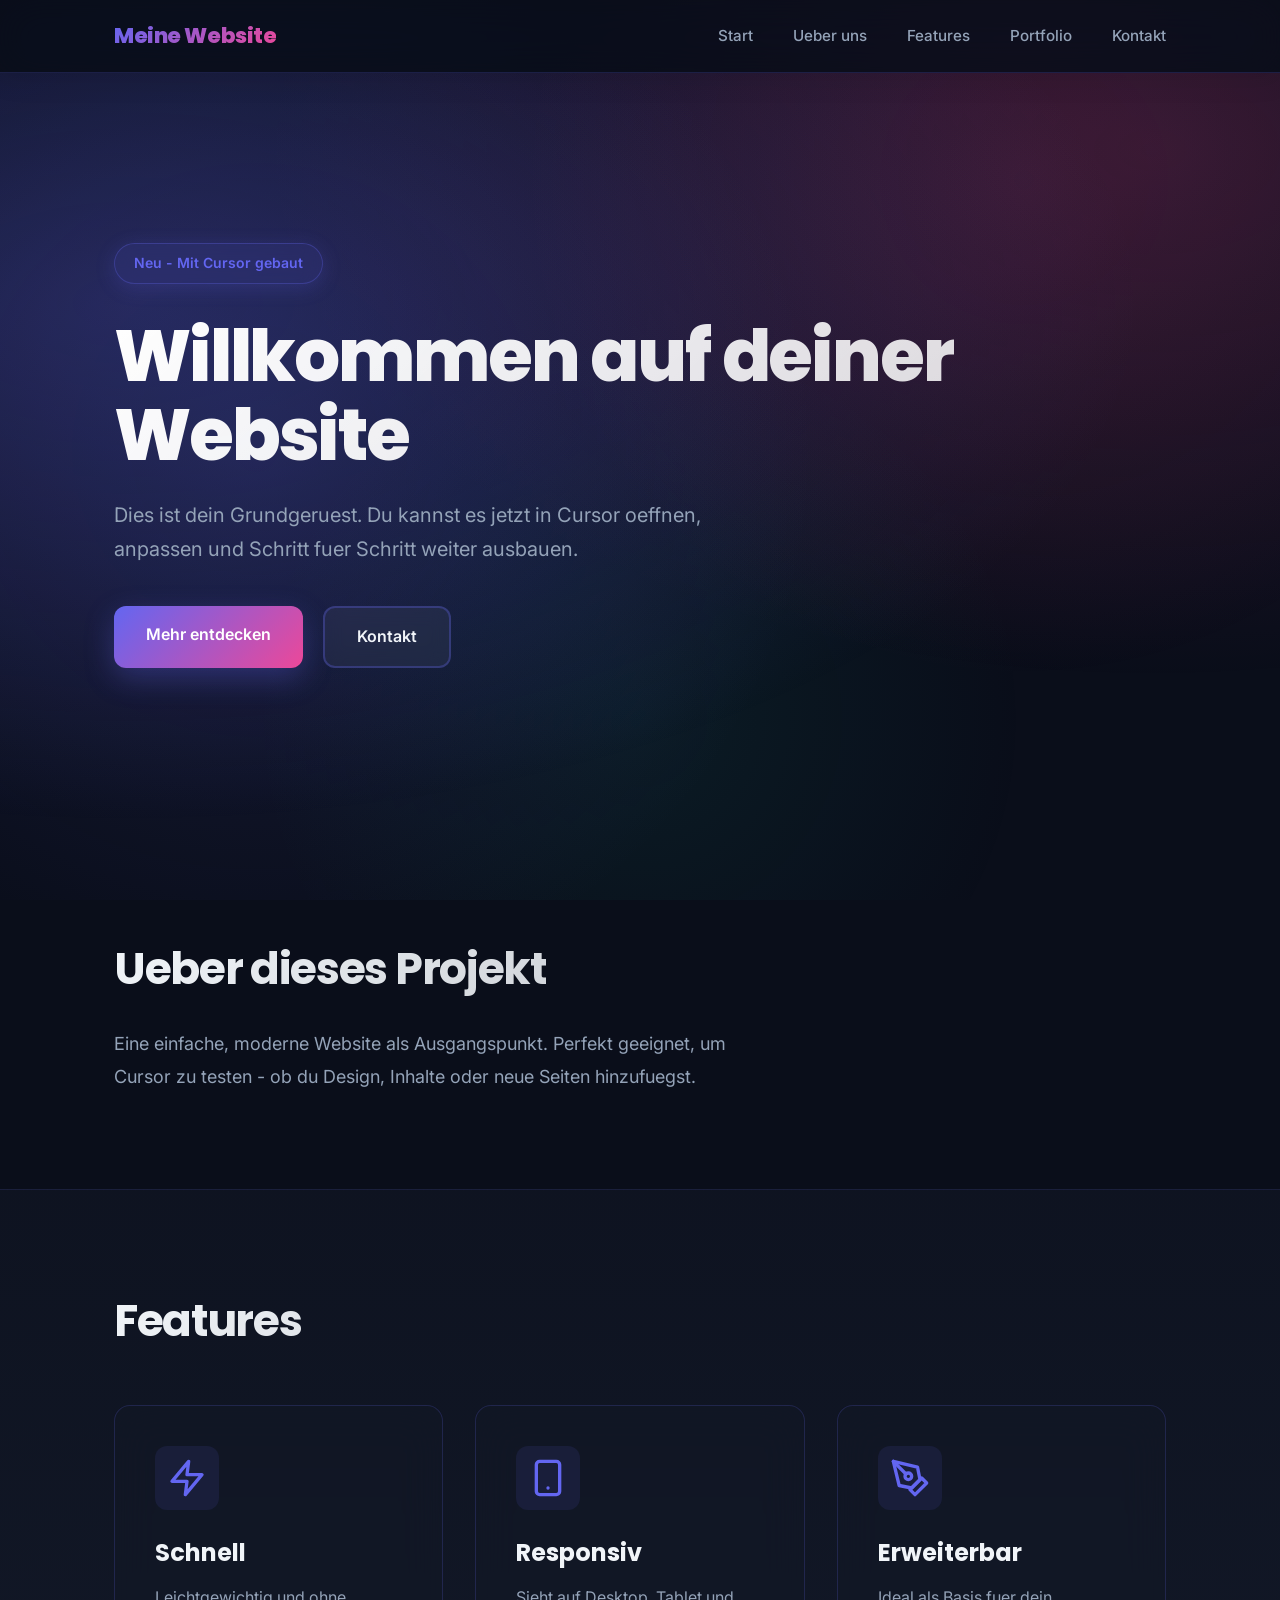
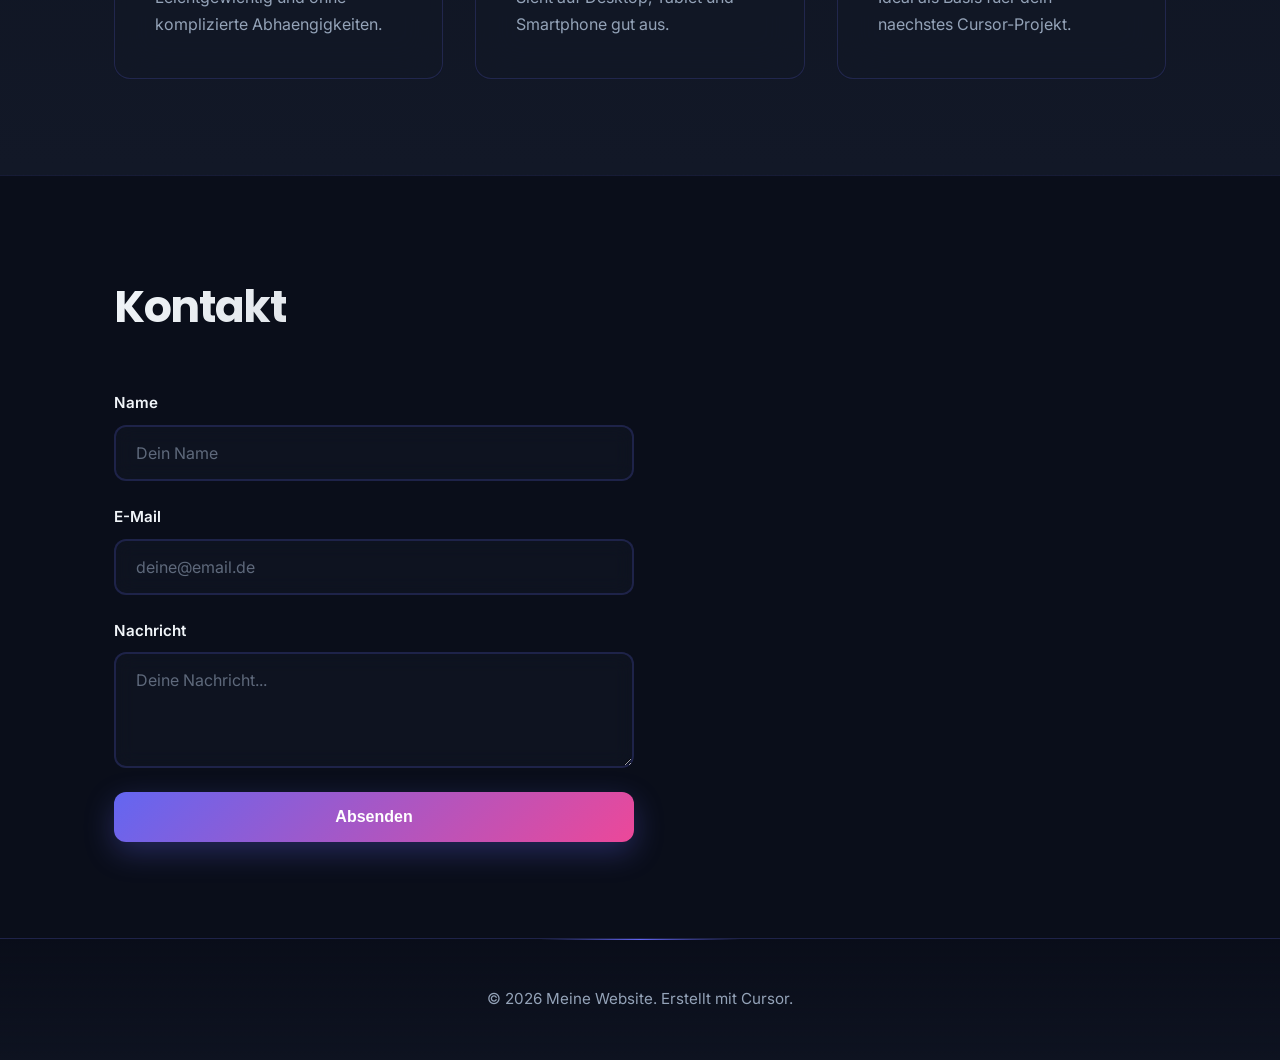
<file: index.html>
<!DOCTYPE html>
<html lang="de">
<head>
  <meta charset="UTF-8">
  <meta name="viewport" content="width=device-width, initial-scale=1.0">
  <meta name="description" content="Meine Website - ein Projekt zum Testen von Cursor">
  <title>Meine Website</title>
  <link rel="preconnect" href="https://fonts.googleapis.com">
  <link rel="preconnect" href="https://fonts.gstatic.com" crossorigin>
  <link href="https://fonts.googleapis.com/css2?family=Inter:wght@400;500;600;700;800&family=Poppins:wght@600;700;800&display=swap" rel="stylesheet">
  <link rel="stylesheet" href="css/styles.css">
</head>
<body>
  <header class="header">
    <nav class="nav container">
      <a href="#" class="logo">Meine Website</a>
      <button class="nav-toggle" aria-label="Menue oeffnen" aria-expanded="false">
        <span></span>
        <span></span>
        <span></span>
      </button>
      <ul class="nav-links">
        <li><a href="#home">Start</a></li>
        <li><a href="#about">Ueber uns</a></li>
        <li><a href="#features">Features</a></li>
        <li><a href="portfolio.html">Portfolio</a></li>
        <li><a href="#contact">Kontakt</a></li>
      </ul>
    </nav>
  </header>

  <main>
    <section id="home" class="hero">
      <div class="container hero-content">
        <p class="hero-badge">Neu - Mit Cursor gebaut</p>
        <h1>Willkommen auf deiner Website</h1>
        <p class="hero-text">
          Dies ist dein Grundgeruest. Du kannst es jetzt in Cursor oeffnen,
          anpassen und Schritt fuer Schritt weiter ausbauen.
        </p>
        <div class="hero-actions">
          <a href="#features" class="btn btn-primary">Mehr entdecken</a>
          <a href="#contact" class="btn btn-secondary">Kontakt</a>
        </div>
      </div>
    </section>

    <section id="about" class="section">
      <div class="container">
        <h2>Ueber dieses Projekt</h2>
        <p>
          Eine einfache, moderne Website als Ausgangspunkt. Perfekt geeignet,
          um Cursor zu testen - ob du Design, Inhalte oder neue Seiten hinzufuegst.
        </p>
      </div>
    </section>

    <section id="features" class="section section-alt">
      <div class="container">
        <h2>Features</h2>
        <div class="features-grid">
          <article class="card">
            <div class="card-icon">
              <svg xmlns="http://www.w3.org/2000/svg" width="40" height="40" viewBox="0 0 24 24" fill="none" stroke="currentColor" stroke-width="2" stroke-linecap="round" stroke-linejoin="round">
                <polygon points="13 2 3 14 12 14 11 22 21 10 12 10 13 2"></polygon>
              </svg>
            </div>
            <h3>Schnell</h3>
            <p>Leichtgewichtig und ohne komplizierte Abhaengigkeiten.</p>
          </article>
          <article class="card">
            <div class="card-icon">
              <svg xmlns="http://www.w3.org/2000/svg" width="40" height="40" viewBox="0 0 24 24" fill="none" stroke="currentColor" stroke-width="2" stroke-linecap="round" stroke-linejoin="round">
                <rect x="5" y="2" width="14" height="20" rx="2" ry="2"></rect>
                <line x1="12" y1="18" x2="12.01" y2="18"></line>
              </svg>
            </div>
            <h3>Responsiv</h3>
            <p>Sieht auf Desktop, Tablet und Smartphone gut aus.</p>
          </article>
          <article class="card">
            <div class="card-icon">
              <svg xmlns="http://www.w3.org/2000/svg" width="40" height="40" viewBox="0 0 24 24" fill="none" stroke="currentColor" stroke-width="2" stroke-linecap="round" stroke-linejoin="round">
                <path d="M12 19l7-7 3 3-7 7-3-3z"></path>
                <path d="M18 13l-1.5-7.5L2 2l3.5 14.5L13 18l5-5z"></path>
                <path d="M2 2l7.586 7.586"></path>
                <circle cx="11" cy="11" r="2"></circle>
              </svg>
            </div>
            <h3>Erweiterbar</h3>
            <p>Ideal als Basis fuer dein naechstes Cursor-Projekt.</p>
          </article>
        </div>
      </div>
    </section>

    <section id="contact" class="section">
      <div class="container">
        <h2>Kontakt</h2>
        <form class="contact-form" id="contact-form">
          <div class="form-group">
            <label for="name">Name</label>
            <input type="text" id="name" name="name" placeholder="Dein Name" required>
          </div>
          <div class="form-group">
            <label for="email">E-Mail</label>
            <input type="email" id="email" name="email" placeholder="deine@email.de" required>
          </div>
          <div class="form-group">
            <label for="message">Nachricht</label>
            <textarea id="message" name="message" rows="4" placeholder="Deine Nachricht..." required></textarea>
          </div>
          <button type="submit" class="btn btn-primary">Absenden</button>
        </form>
        <p class="form-feedback" id="form-feedback" hidden></p>
      </div>
    </section>
  </main>

  <footer class="footer">
    <div class="container">
      <p>&copy; 2026 Meine Website. Erstellt mit Cursor.</p>
    </div>
  </footer>

  <script src="js/main.js"></script>
</body>
</html>
</file>
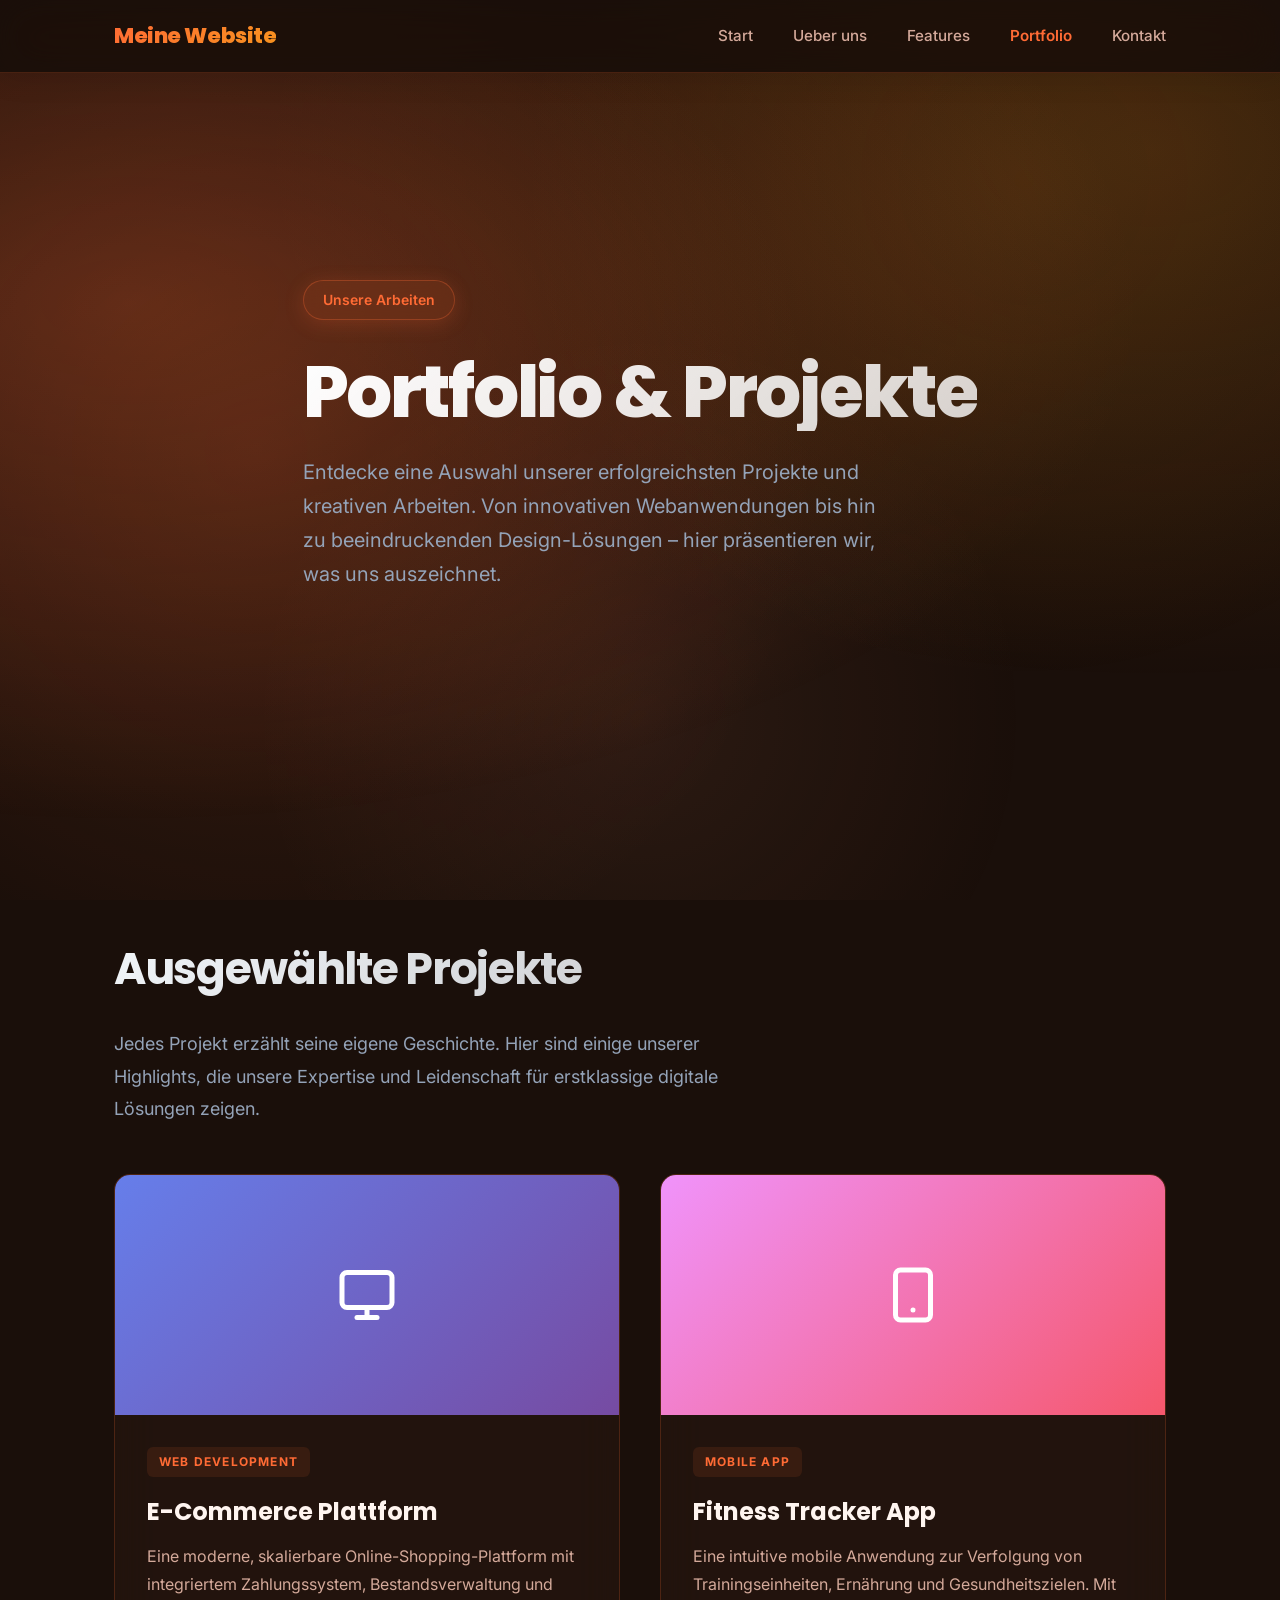
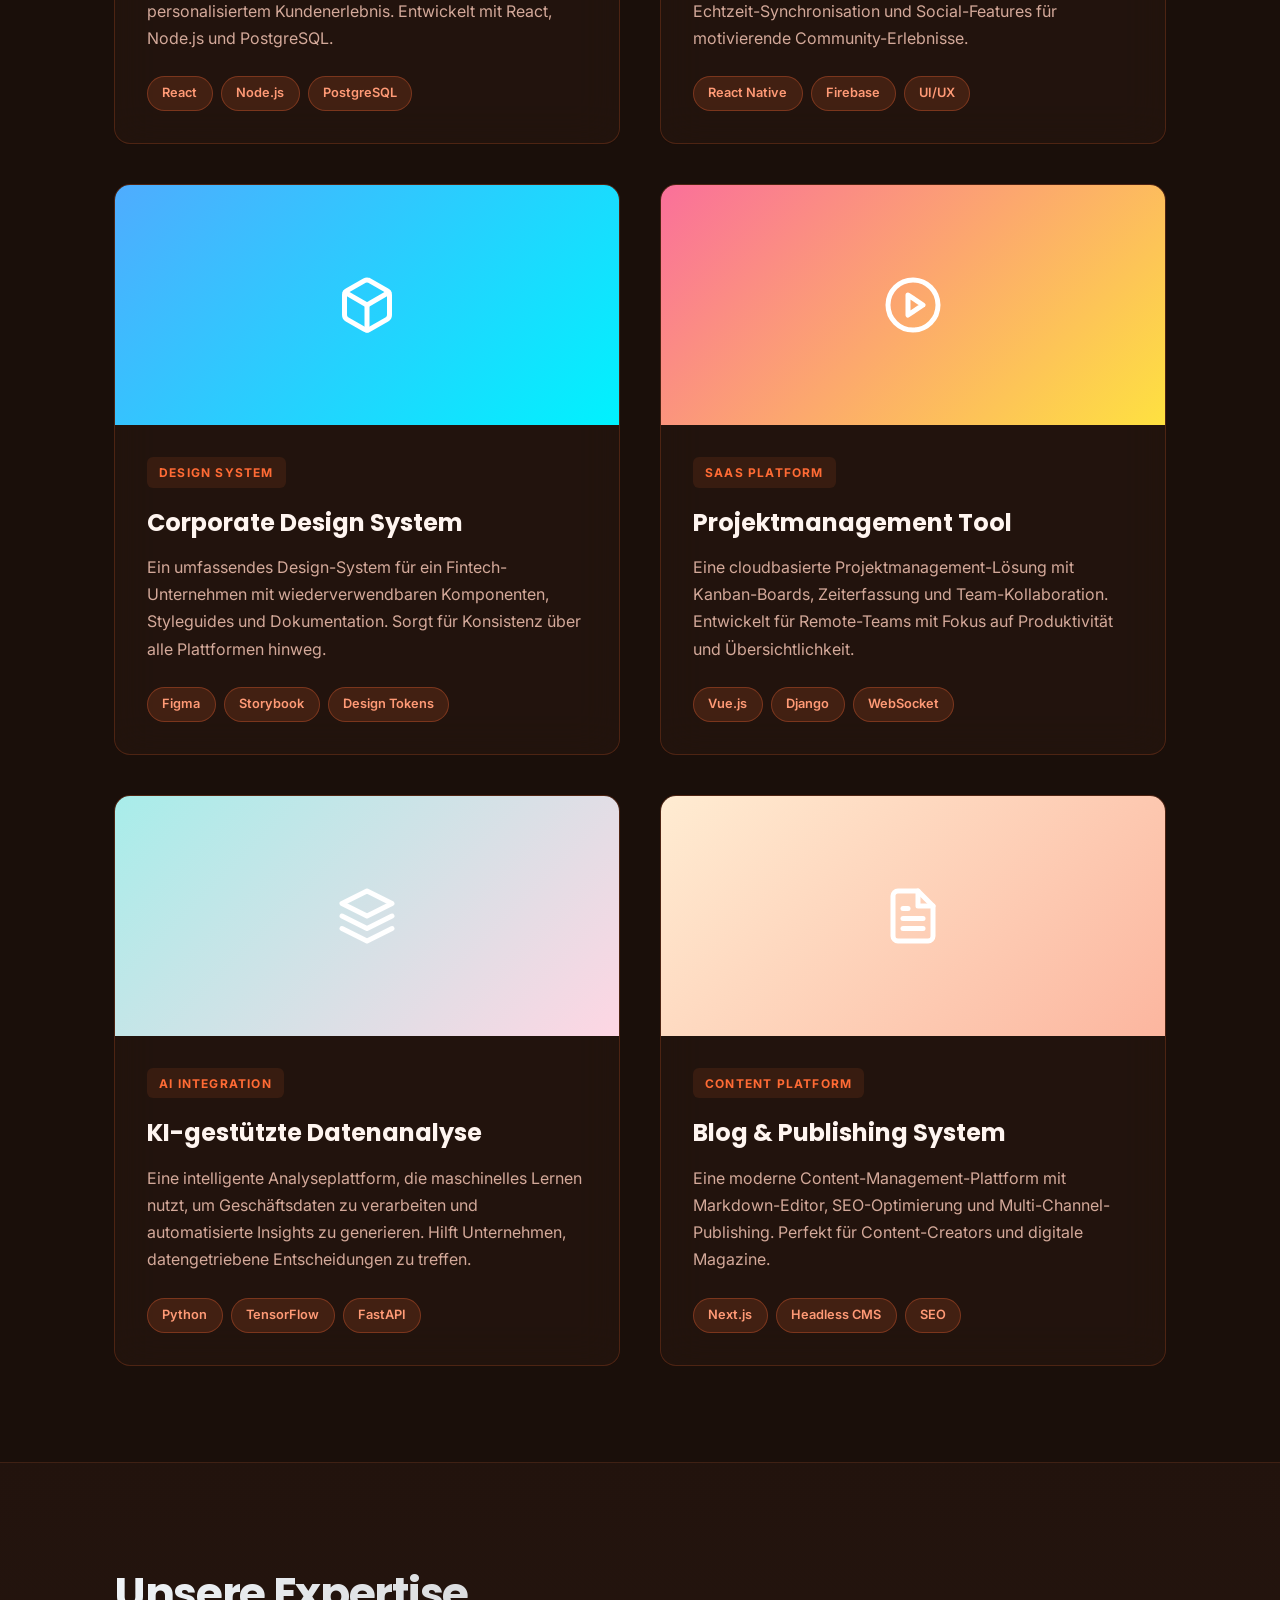
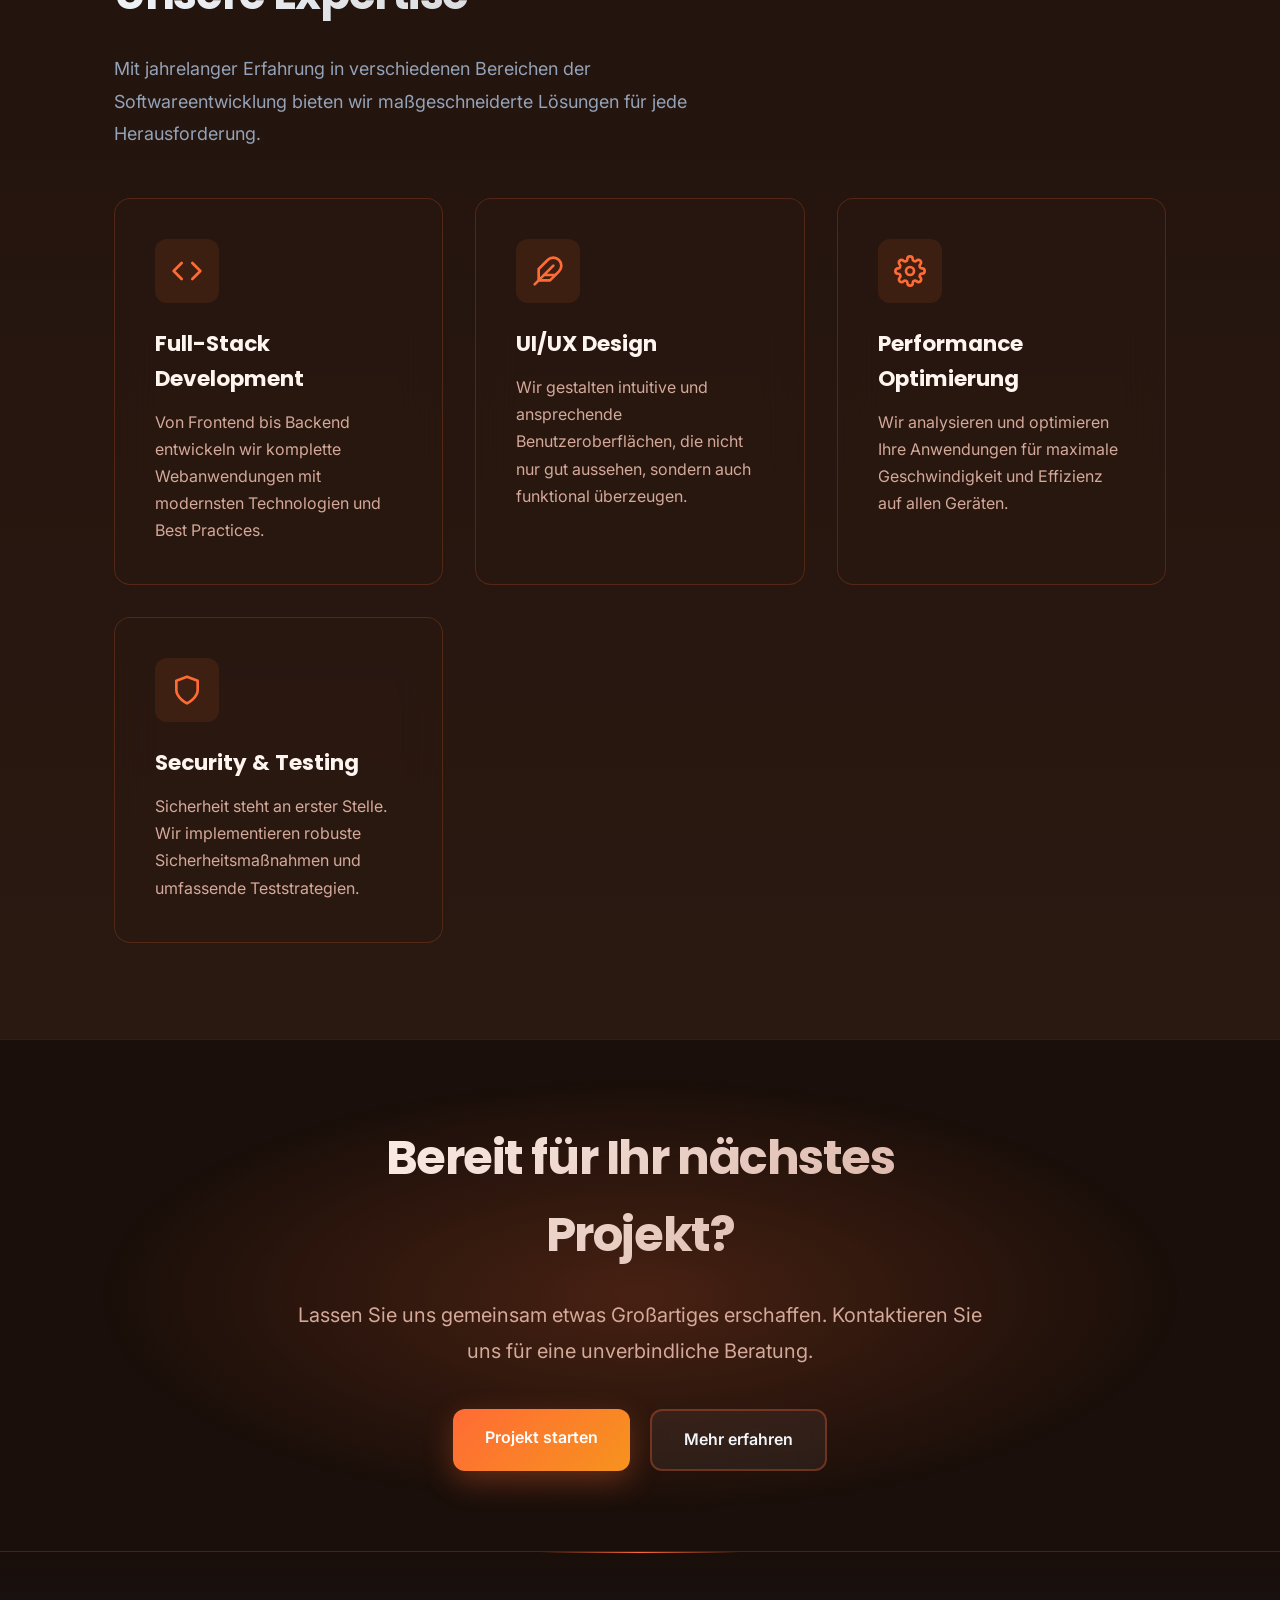
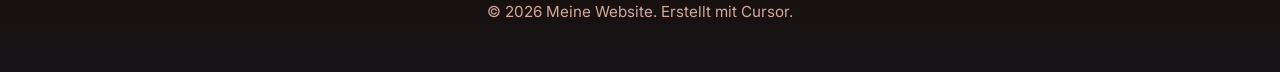
<file: portfolio.html>
<!DOCTYPE html>
<html lang="de">
<head>
  <meta charset="UTF-8">
  <meta name="viewport" content="width=device-width, initial-scale=1.0">
  <meta name="description" content="Portfolio - Unsere Projekte und Arbeiten">
  <title>Portfolio - Meine Website</title>
  <link rel="preconnect" href="https://fonts.googleapis.com">
  <link rel="preconnect" href="https://fonts.gstatic.com" crossorigin>
  <link href="https://fonts.googleapis.com/css2?family=Inter:wght@400;500;600;700;800&family=Poppins:wght@600;700;800&display=swap" rel="stylesheet">
  <link rel="stylesheet" href="css/styles.css">
  <link rel="stylesheet" href="css/portfolio.css">
</head>
<body>
  <header class="header">
    <nav class="nav container">
      <a href="index.html" class="logo">Meine Website</a>
      <button class="nav-toggle" aria-label="Menue oeffnen" aria-expanded="false">
        <span></span>
        <span></span>
        <span></span>
      </button>
      <ul class="nav-links">
        <li><a href="index.html#home">Start</a></li>
        <li><a href="index.html#about">Ueber uns</a></li>
        <li><a href="index.html#features">Features</a></li>
        <li><a href="portfolio.html" class="active">Portfolio</a></li>
        <li><a href="index.html#contact">Kontakt</a></li>
      </ul>
    </nav>
  </header>

  <main>
    <section class="hero hero-portfolio">
      <div class="container hero-content">
        <p class="hero-badge">Unsere Arbeiten</p>
        <h1>Portfolio & Projekte</h1>
        <p class="hero-text">
          Entdecke eine Auswahl unserer erfolgreichsten Projekte und kreativen Arbeiten.
          Von innovativen Webanwendungen bis hin zu beeindruckenden Design-Lösungen –
          hier präsentieren wir, was uns auszeichnet.
        </p>
      </div>
    </section>

    <section class="section">
      <div class="container">
        <h2>Ausgewählte Projekte</h2>
        <p>Jedes Projekt erzählt seine eigene Geschichte. Hier sind einige unserer Highlights, die unsere Expertise und Leidenschaft für erstklassige digitale Lösungen zeigen.</p>
        
        <div class="portfolio-grid">
          <article class="portfolio-item">
            <div class="portfolio-image">
              <div class="portfolio-placeholder" style="background: linear-gradient(135deg, #667eea 0%, #764ba2 100%);">
                <svg xmlns="http://www.w3.org/2000/svg" width="60" height="60" viewBox="0 0 24 24" fill="none" stroke="white" stroke-width="2" stroke-linecap="round" stroke-linejoin="round">
                  <rect x="2" y="3" width="20" height="14" rx="2" ry="2"></rect>
                  <line x1="8" y1="21" x2="16" y2="21"></line>
                  <line x1="12" y1="17" x2="12" y2="21"></line>
                </svg>
              </div>
            </div>
            <div class="portfolio-content">
              <span class="portfolio-category">Web Development</span>
              <h3>E-Commerce Plattform</h3>
              <p>Eine moderne, skalierbare Online-Shopping-Plattform mit integriertem Zahlungssystem, Bestandsverwaltung und personalisiertem Kundenerlebnis. Entwickelt mit React, Node.js und PostgreSQL.</p>
              <div class="portfolio-tags">
                <span class="tag">React</span>
                <span class="tag">Node.js</span>
                <span class="tag">PostgreSQL</span>
              </div>
            </div>
          </article>

          <article class="portfolio-item">
            <div class="portfolio-image">
              <div class="portfolio-placeholder" style="background: linear-gradient(135deg, #f093fb 0%, #f5576c 100%);">
                <svg xmlns="http://www.w3.org/2000/svg" width="60" height="60" viewBox="0 0 24 24" fill="none" stroke="white" stroke-width="2" stroke-linecap="round" stroke-linejoin="round">
                  <rect x="5" y="2" width="14" height="20" rx="2" ry="2"></rect>
                  <line x1="12" y1="18" x2="12.01" y2="18"></line>
                </svg>
              </div>
            </div>
            <div class="portfolio-content">
              <span class="portfolio-category">Mobile App</span>
              <h3>Fitness Tracker App</h3>
              <p>Eine intuitive mobile Anwendung zur Verfolgung von Trainingseinheiten, Ernährung und Gesundheitszielen. Mit Echtzeit-Synchronisation und Social-Features für motivierende Community-Erlebnisse.</p>
              <div class="portfolio-tags">
                <span class="tag">React Native</span>
                <span class="tag">Firebase</span>
                <span class="tag">UI/UX</span>
              </div>
            </div>
          </article>

          <article class="portfolio-item">
            <div class="portfolio-image">
              <div class="portfolio-placeholder" style="background: linear-gradient(135deg, #4facfe 0%, #00f2fe 100%);">
                <svg xmlns="http://www.w3.org/2000/svg" width="60" height="60" viewBox="0 0 24 24" fill="none" stroke="white" stroke-width="2" stroke-linecap="round" stroke-linejoin="round">
                  <path d="M21 16V8a2 2 0 0 0-1-1.73l-7-4a2 2 0 0 0-2 0l-7 4A2 2 0 0 0 3 8v8a2 2 0 0 0 1 1.73l7 4a2 2 0 0 0 2 0l7-4A2 2 0 0 0 21 16z"></path>
                  <polyline points="3.27 6.96 12 12.01 20.73 6.96"></polyline>
                  <line x1="12" y1="22.08" x2="12" y2="12"></line>
                </svg>
              </div>
            </div>
            <div class="portfolio-content">
              <span class="portfolio-category">Design System</span>
              <h3>Corporate Design System</h3>
              <p>Ein umfassendes Design-System für ein Fintech-Unternehmen mit wiederverwendbaren Komponenten, Styleguides und Dokumentation. Sorgt für Konsistenz über alle Plattformen hinweg.</p>
              <div class="portfolio-tags">
                <span class="tag">Figma</span>
                <span class="tag">Storybook</span>
                <span class="tag">Design Tokens</span>
              </div>
            </div>
          </article>

          <article class="portfolio-item">
            <div class="portfolio-image">
              <div class="portfolio-placeholder" style="background: linear-gradient(135deg, #fa709a 0%, #fee140 100%);">
                <svg xmlns="http://www.w3.org/2000/svg" width="60" height="60" viewBox="0 0 24 24" fill="none" stroke="white" stroke-width="2" stroke-linecap="round" stroke-linejoin="round">
                  <circle cx="12" cy="12" r="10"></circle>
                  <polygon points="10 8 16 12 10 16 10 8"></polygon>
                </svg>
              </div>
            </div>
            <div class="portfolio-content">
              <span class="portfolio-category">SaaS Platform</span>
              <h3>Projektmanagement Tool</h3>
              <p>Eine cloudbasierte Projektmanagement-Lösung mit Kanban-Boards, Zeiterfassung und Team-Kollaboration. Entwickelt für Remote-Teams mit Fokus auf Produktivität und Übersichtlichkeit.</p>
              <div class="portfolio-tags">
                <span class="tag">Vue.js</span>
                <span class="tag">Django</span>
                <span class="tag">WebSocket</span>
              </div>
            </div>
          </article>

          <article class="portfolio-item">
            <div class="portfolio-image">
              <div class="portfolio-placeholder" style="background: linear-gradient(135deg, #a8edea 0%, #fed6e3 100%);">
                <svg xmlns="http://www.w3.org/2000/svg" width="60" height="60" viewBox="0 0 24 24" fill="none" stroke="white" stroke-width="2" stroke-linecap="round" stroke-linejoin="round">
                  <path d="M12 2L2 7l10 5 10-5-10-5z"></path>
                  <path d="M2 17l10 5 10-5"></path>
                  <path d="M2 12l10 5 10-5"></path>
                </svg>
              </div>
            </div>
            <div class="portfolio-content">
              <span class="portfolio-category">AI Integration</span>
              <h3>KI-gestützte Datenanalyse</h3>
              <p>Eine intelligente Analyseplattform, die maschinelles Lernen nutzt, um Geschäftsdaten zu verarbeiten und automatisierte Insights zu generieren. Hilft Unternehmen, datengetriebene Entscheidungen zu treffen.</p>
              <div class="portfolio-tags">
                <span class="tag">Python</span>
                <span class="tag">TensorFlow</span>
                <span class="tag">FastAPI</span>
              </div>
            </div>
          </article>

          <article class="portfolio-item">
            <div class="portfolio-image">
              <div class="portfolio-placeholder" style="background: linear-gradient(135deg, #ffecd2 0%, #fcb69f 100%);">
                <svg xmlns="http://www.w3.org/2000/svg" width="60" height="60" viewBox="0 0 24 24" fill="none" stroke="white" stroke-width="2" stroke-linecap="round" stroke-linejoin="round">
                  <path d="M14 2H6a2 2 0 0 0-2 2v16a2 2 0 0 0 2 2h12a2 2 0 0 0 2-2V8z"></path>
                  <polyline points="14 2 14 8 20 8"></polyline>
                  <line x1="16" y1="13" x2="8" y2="13"></line>
                  <line x1="16" y1="17" x2="8" y2="17"></line>
                  <polyline points="10 9 9 9 8 9"></polyline>
                </svg>
              </div>
            </div>
            <div class="portfolio-content">
              <span class="portfolio-category">Content Platform</span>
              <h3>Blog & Publishing System</h3>
              <p>Eine moderne Content-Management-Plattform mit Markdown-Editor, SEO-Optimierung und Multi-Channel-Publishing. Perfekt für Content-Creators und digitale Magazine.</p>
              <div class="portfolio-tags">
                <span class="tag">Next.js</span>
                <span class="tag">Headless CMS</span>
                <span class="tag">SEO</span>
              </div>
            </div>
          </article>
        </div>
      </div>
    </section>

    <section class="section section-alt">
      <div class="container">
        <h2>Unsere Expertise</h2>
        <p>Mit jahrelanger Erfahrung in verschiedenen Bereichen der Softwareentwicklung bieten wir maßgeschneiderte Lösungen für jede Herausforderung.</p>
        
        <div class="expertise-grid">
          <div class="expertise-item">
            <div class="expertise-icon">
              <svg xmlns="http://www.w3.org/2000/svg" width="32" height="32" viewBox="0 0 24 24" fill="none" stroke="currentColor" stroke-width="2" stroke-linecap="round" stroke-linejoin="round">
                <polyline points="16 18 22 12 16 6"></polyline>
                <polyline points="8 6 2 12 8 18"></polyline>
              </svg>
            </div>
            <h3>Full-Stack Development</h3>
            <p>Von Frontend bis Backend entwickeln wir komplette Webanwendungen mit modernsten Technologien und Best Practices.</p>
          </div>

          <div class="expertise-item">
            <div class="expertise-icon">
              <svg xmlns="http://www.w3.org/2000/svg" width="32" height="32" viewBox="0 0 24 24" fill="none" stroke="currentColor" stroke-width="2" stroke-linecap="round" stroke-linejoin="round">
                <path d="M20.24 12.24a6 6 0 0 0-8.49-8.49L5 10.5V19h8.5z"></path>
                <line x1="16" y1="8" x2="2" y2="22"></line>
                <line x1="17.5" y1="15" x2="9" y2="15"></line>
              </svg>
            </div>
            <h3>UI/UX Design</h3>
            <p>Wir gestalten intuitive und ansprechende Benutzeroberflächen, die nicht nur gut aussehen, sondern auch funktional überzeugen.</p>
          </div>

          <div class="expertise-item">
            <div class="expertise-icon">
              <svg xmlns="http://www.w3.org/2000/svg" width="32" height="32" viewBox="0 0 24 24" fill="none" stroke="currentColor" stroke-width="2" stroke-linecap="round" stroke-linejoin="round">
                <circle cx="12" cy="12" r="3"></circle>
                <path d="M19.4 15a1.65 1.65 0 0 0 .33 1.82l.06.06a2 2 0 0 1 0 2.83 2 2 0 0 1-2.83 0l-.06-.06a1.65 1.65 0 0 0-1.82-.33 1.65 1.65 0 0 0-1 1.51V21a2 2 0 0 1-2 2 2 2 0 0 1-2-2v-.09A1.65 1.65 0 0 0 9 19.4a1.65 1.65 0 0 0-1.82.33l-.06.06a2 2 0 0 1-2.83 0 2 2 0 0 1 0-2.83l.06-.06a1.65 1.65 0 0 0 .33-1.82 1.65 1.65 0 0 0-1.51-1H3a2 2 0 0 1-2-2 2 2 0 0 1 2-2h.09A1.65 1.65 0 0 0 4.6 9a1.65 1.65 0 0 0-.33-1.82l-.06-.06a2 2 0 0 1 0-2.83 2 2 0 0 1 2.83 0l.06.06a1.65 1.65 0 0 0 1.82.33H9a1.65 1.65 0 0 0 1-1.51V3a2 2 0 0 1 2-2 2 2 0 0 1 2 2v.09a1.65 1.65 0 0 0 1 1.51 1.65 1.65 0 0 0 1.82-.33l.06-.06a2 2 0 0 1 2.83 0 2 2 0 0 1 0 2.83l-.06.06a1.65 1.65 0 0 0-.33 1.82V9a1.65 1.65 0 0 0 1.51 1H21a2 2 0 0 1 2 2 2 2 0 0 1-2 2h-.09a1.65 1.65 0 0 0-1.51 1z"></path>
              </svg>
            </div>
            <h3>Performance Optimierung</h3>
            <p>Wir analysieren und optimieren Ihre Anwendungen für maximale Geschwindigkeit und Effizienz auf allen Geräten.</p>
          </div>

          <div class="expertise-item">
            <div class="expertise-icon">
              <svg xmlns="http://www.w3.org/2000/svg" width="32" height="32" viewBox="0 0 24 24" fill="none" stroke="currentColor" stroke-width="2" stroke-linecap="round" stroke-linejoin="round">
                <path d="M12 22s8-4 8-10V5l-8-3-8 3v7c0 6 8 10 8 10z"></path>
              </svg>
            </div>
            <h3>Security & Testing</h3>
            <p>Sicherheit steht an erster Stelle. Wir implementieren robuste Sicherheitsmaßnahmen und umfassende Teststrategien.</p>
          </div>
        </div>
      </div>
    </section>

    <section class="section cta-section">
      <div class="container">
        <div class="cta-content">
          <h2>Bereit für Ihr nächstes Projekt?</h2>
          <p>Lassen Sie uns gemeinsam etwas Großartiges erschaffen. Kontaktieren Sie uns für eine unverbindliche Beratung.</p>
          <div class="cta-actions">
            <a href="index.html#contact" class="btn btn-primary">Projekt starten</a>
            <a href="index.html#about" class="btn btn-secondary">Mehr erfahren</a>
          </div>
        </div>
      </div>
    </section>
  </main>

  <footer class="footer">
    <div class="container">
      <p>&copy; 2026 Meine Website. Erstellt mit Cursor.</p>
    </div>
  </footer>

  <script src="js/main.js"></script>
</body>
</html>
</file>
<file: css/styles.css>
:root {
  --color-bg: #0a0e1a;
  --color-surface: #121827;
  --color-surface-alt: #1a2234;
  --color-text: #f1f5f9;
  --color-text-muted: #94a3b8;
  --color-primary: #6366f1;
  --color-primary-hover: #4f46e5;
  --color-secondary: #ec4899;
  --color-accent: #14b8a6;
  --color-border: #1e293b;
  --font-sans: "Inter", "Segoe UI", system-ui, -apple-system, sans-serif;
  --font-display: "Poppins", var(--font-sans);
  --radius: 16px;
  --radius-sm: 12px;
  --shadow: 0 4px 24px rgba(0, 0, 0, 0.4);
  --shadow-lg: 0 20px 60px rgba(0, 0, 0, 0.6);
  --glow: 0 0 40px rgba(99, 102, 241, 0.3);
  --glow-pink: 0 0 40px rgba(236, 72, 153, 0.3);
  --container: 1100px;
}

*,
*::before,
*::after {
  box-sizing: border-box;
  margin: 0;
  padding: 0;
}

html {
  scroll-behavior: smooth;
}

body {
  font-family: var(--font-sans);
  background: var(--color-bg);
  color: var(--color-text);
  line-height: 1.6;
  position: relative;
  overflow-x: hidden;
}

body::before {
  content: '';
  position: fixed;
  top: 0;
  left: 0;
  width: 100%;
  height: 100%;
  background: 
    radial-gradient(circle at 20% 50%, rgba(99, 102, 241, 0.15) 0%, transparent 50%),
    radial-gradient(circle at 80% 20%, rgba(236, 72, 153, 0.1) 0%, transparent 40%),
    radial-gradient(circle at 50% 80%, rgba(20, 184, 166, 0.08) 0%, transparent 40%);
  pointer-events: none;
  z-index: -1;
  animation: gradientShift 20s ease infinite;
}

@keyframes gradientShift {
  0%, 100% {
    opacity: 1;
    transform: scale(1) rotate(0deg);
  }
  50% {
    opacity: 0.8;
    transform: scale(1.1) rotate(5deg);
  }
}

.container {
  max-width: var(--container);
  margin: 0 auto;
  padding: 0 1.5rem;
}

/* Header & Navigation */
.header {
  position: sticky;
  top: 0;
  z-index: 100;
  background: rgba(10, 14, 26, 0.8);
  backdrop-filter: blur(20px) saturate(180%);
  border-bottom: 1px solid rgba(99, 102, 241, 0.2);
  box-shadow: 0 4px 30px rgba(0, 0, 0, 0.1);
}

.nav {
  display: flex;
  align-items: center;
  justify-content: space-between;
  height: 4.5rem;
}

.logo {
  font-weight: 800;
  font-size: 1.35rem;
  font-family: var(--font-display);
  background: linear-gradient(135deg, var(--color-primary) 0%, var(--color-secondary) 100%);
  -webkit-background-clip: text;
  -webkit-text-fill-color: transparent;
  background-clip: text;
  text-decoration: none;
  transition: transform 0.3s ease;
  letter-spacing: -0.02em;
}

.logo:hover {
  transform: scale(1.05);
}

.nav-links {
  display: flex;
  gap: 2.5rem;
  list-style: none;
}

.nav-links a {
  color: var(--color-text-muted);
  text-decoration: none;
  font-size: 0.95rem;
  font-weight: 500;
  position: relative;
  transition: color 0.3s ease;
}

.nav-links a::after {
  content: '';
  position: absolute;
  bottom: -6px;
  left: 0;
  width: 0;
  height: 2px;
  background: linear-gradient(90deg, var(--color-primary), var(--color-secondary));
  transition: width 0.3s ease;
}

.nav-links a:hover {
  color: var(--color-primary);
}

.nav-links a:hover::after {
  width: 100%;
}

.nav-links a.active {
  color: var(--color-primary);
  font-weight: 600;
}

.nav-toggle {
  display: none;
  flex-direction: column;
  gap: 5px;
  background: none;
  border: none;
  cursor: pointer;
  padding: 4px;
}

.nav-toggle span {
  display: block;
  width: 24px;
  height: 2px;
  background: var(--color-text);
  border-radius: 2px;
  transition: transform 0.3s, opacity 0.3s;
}

/* Hero */
.hero {
  min-height: 85vh;
  display: flex;
  align-items: center;
  position: relative;
  overflow: hidden;
}

.hero::before {
  content: '';
  position: absolute;
  top: -50%;
  left: -50%;
  width: 200%;
  height: 200%;
  background: 
    radial-gradient(ellipse at 30% 40%, rgba(99, 102, 241, 0.25) 0%, transparent 40%),
    radial-gradient(ellipse at 70% 30%, rgba(236, 72, 153, 0.15) 0%, transparent 35%);
  animation: heroGlow 15s ease-in-out infinite;
  pointer-events: none;
}

@keyframes heroGlow {
  0%, 100% {
    transform: translate(0, 0) scale(1);
    opacity: 1;
  }
  50% {
    transform: translate(10%, 10%) scale(1.1);
    opacity: 0.8;
  }
}

.hero-content {
  padding: 5rem 1.5rem;
  position: relative;
  z-index: 1;
  animation: fadeInUp 1s ease-out;
}

@keyframes fadeInUp {
  from {
    opacity: 0;
    transform: translateY(30px);
  }
  to {
    opacity: 1;
    transform: translateY(0);
  }
}

.hero-badge {
  display: inline-flex;
  align-items: center;
  padding: 0.5rem 1.2rem;
  background: rgba(99, 102, 241, 0.1);
  border: 1px solid rgba(99, 102, 241, 0.3);
  border-radius: 999px;
  font-size: 0.875rem;
  font-weight: 600;
  color: var(--color-primary);
  margin-bottom: 2rem;
  backdrop-filter: blur(10px);
  box-shadow: 0 4px 20px rgba(99, 102, 241, 0.2);
  animation: pulse 2s ease-in-out infinite;
}

@keyframes pulse {
  0%, 100% {
    box-shadow: 0 4px 20px rgba(99, 102, 241, 0.2);
  }
  50% {
    box-shadow: 0 4px 30px rgba(99, 102, 241, 0.4);
  }
}

.hero h1 {
  font-family: var(--font-display);
  font-size: clamp(2.5rem, 6vw, 4.5rem);
  line-height: 1.1;
  margin-bottom: 1.5rem;
  letter-spacing: -0.03em;
  font-weight: 800;
  background: linear-gradient(135deg, #fff 0%, rgba(255, 255, 255, 0.8) 100%);
  -webkit-background-clip: text;
  -webkit-text-fill-color: transparent;
  background-clip: text;
}

.hero-text {
  font-size: 1.25rem;
  color: var(--color-text-muted);
  max-width: 600px;
  margin-bottom: 2.5rem;
  line-height: 1.7;
}

.hero-actions {
  display: flex;
  gap: 1.25rem;
  flex-wrap: wrap;
}

/* Buttons */
.btn {
  display: inline-block;
  padding: 1rem 2rem;
  border-radius: var(--radius-sm);
  font-size: 1rem;
  font-weight: 600;
  text-decoration: none;
  border: none;
  cursor: pointer;
  transition: all 0.3s ease;
  position: relative;
  overflow: hidden;
  z-index: 1;
}

.btn::before {
  content: '';
  position: absolute;
  top: 50%;
  left: 50%;
  width: 0;
  height: 0;
  border-radius: 50%;
  background: rgba(255, 255, 255, 0.2);
  transform: translate(-50%, -50%);
  transition: width 0.6s, height 0.6s;
  z-index: -1;
}

.btn:hover::before {
  width: 300px;
  height: 300px;
}

.btn:hover {
  transform: translateY(-2px);
}

.btn:active {
  transform: translateY(0);
}

.btn-primary {
  background: linear-gradient(135deg, var(--color-primary) 0%, var(--color-secondary) 100%);
  color: #fff;
  box-shadow: 0 10px 30px rgba(99, 102, 241, 0.3);
}

.btn-primary:hover {
  box-shadow: 0 15px 40px rgba(99, 102, 241, 0.5), var(--glow);
}

.btn-secondary {
  background: rgba(255, 255, 255, 0.05);
  color: var(--color-text);
  border: 2px solid rgba(99, 102, 241, 0.3);
  backdrop-filter: blur(10px);
}

.btn-secondary:hover {
  background: rgba(255, 255, 255, 0.1);
  border-color: rgba(99, 102, 241, 0.6);
  box-shadow: 0 10px 30px rgba(99, 102, 241, 0.2);
}

/* Sections */
.section {
  padding: 6rem 0;
  position: relative;
}

.section-alt {
  background: linear-gradient(180deg, rgba(18, 24, 39, 0.5) 0%, rgba(26, 34, 52, 0.5) 100%);
  border-top: 1px solid rgba(99, 102, 241, 0.1);
  border-bottom: 1px solid rgba(99, 102, 241, 0.1);
}

.section h2 {
  font-family: var(--font-display);
  font-size: 2.75rem;
  margin-bottom: 1.5rem;
  letter-spacing: -0.03em;
  font-weight: 700;
  background: linear-gradient(135deg, var(--color-text) 0%, rgba(241, 245, 249, 0.7) 100%);
  -webkit-background-clip: text;
  -webkit-text-fill-color: transparent;
  background-clip: text;
}

.section > .container > p {
  color: var(--color-text-muted);
  max-width: 650px;
  font-size: 1.125rem;
  line-height: 1.8;
}

/* Feature Cards */
.features-grid {
  display: grid;
  grid-template-columns: repeat(auto-fit, minmax(280px, 1fr));
  gap: 2rem;
  margin-top: 3rem;
}

.card {
  background: rgba(18, 24, 39, 0.5);
  backdrop-filter: blur(20px);
  border: 1px solid rgba(99, 102, 241, 0.2);
  border-radius: var(--radius);
  padding: 2.5rem;
  transition: all 0.4s cubic-bezier(0.4, 0, 0.2, 1);
  position: relative;
  overflow: hidden;
}

.card::before {
  content: '';
  position: absolute;
  top: 0;
  left: 0;
  right: 0;
  height: 3px;
  background: linear-gradient(90deg, var(--color-primary), var(--color-secondary), var(--color-accent));
  transform: translateX(-100%);
  transition: transform 0.6s ease;
}

.card:hover::before {
  transform: translateX(0);
}

.card::after {
  content: '';
  position: absolute;
  top: -50%;
  left: -50%;
  width: 200%;
  height: 200%;
  background: radial-gradient(circle, rgba(99, 102, 241, 0.1) 0%, transparent 70%);
  opacity: 0;
  transition: opacity 0.4s;
}

.card:hover {
  border-color: rgba(99, 102, 241, 0.5);
  box-shadow: var(--shadow-lg), var(--glow);
  transform: translateY(-8px);
}

.card:hover::after {
  opacity: 1;
}

.card-icon {
  width: 64px;
  height: 64px;
  margin-bottom: 1.5rem;
  color: var(--color-primary);
  display: flex;
  align-items: center;
  justify-content: center;
  background: rgba(99, 102, 241, 0.1);
  border-radius: 12px;
  transition: all 0.4s ease;
  position: relative;
  z-index: 1;
}

.card:hover .card-icon {
  background: rgba(99, 102, 241, 0.2);
  transform: scale(1.1) rotate(5deg);
  box-shadow: 0 8px 25px rgba(99, 102, 241, 0.3);
}

.card-icon svg {
  width: 100%;
  height: 100%;
  padding: 12px;
}

.card h3 {
  margin-bottom: 0.75rem;
  font-size: 1.5rem;
  font-weight: 700;
  font-family: var(--font-display);
  position: relative;
  z-index: 1;
}

.card p {
  color: var(--color-text-muted);
  font-size: 1rem;
  line-height: 1.7;
  position: relative;
  z-index: 1;
}

/* Contact Form */
.contact-form {
  max-width: 520px;
  margin-top: 3rem;
  display: flex;
  flex-direction: column;
  gap: 1.5rem;
}

.form-group {
  display: flex;
  flex-direction: column;
  gap: 0.6rem;
}

.form-group label {
  font-size: 0.95rem;
  font-weight: 600;
  color: var(--color-text);
}

.form-group input,
.form-group textarea {
  padding: 1rem 1.25rem;
  background: rgba(18, 24, 39, 0.5);
  backdrop-filter: blur(10px);
  border: 2px solid rgba(99, 102, 241, 0.2);
  border-radius: var(--radius-sm);
  color: var(--color-text);
  font-family: inherit;
  font-size: 1rem;
  transition: all 0.3s ease;
}

.form-group input:focus,
.form-group textarea:focus {
  outline: none;
  border-color: var(--color-primary);
  background: rgba(18, 24, 39, 0.8);
  box-shadow: 0 0 0 4px rgba(99, 102, 241, 0.1), 0 8px 24px rgba(99, 102, 241, 0.2);
}

.form-group input::placeholder,
.form-group textarea::placeholder {
  color: var(--color-text-muted);
  opacity: 0.6;
}

.form-feedback {
  margin-top: 1rem;
  padding: 1rem 1.25rem;
  border-radius: var(--radius-sm);
  background: rgba(34, 197, 94, 0.15);
  border: 1px solid rgba(34, 197, 94, 0.3);
  color: #4ade80;
  font-size: 1rem;
  font-weight: 500;
  backdrop-filter: blur(10px);
}

/* Footer */
.footer {
  padding: 3rem 0;
  border-top: 1px solid rgba(99, 102, 241, 0.2);
  text-align: center;
  color: var(--color-text-muted);
  font-size: 0.95rem;
  background: linear-gradient(180deg, transparent 0%, rgba(18, 24, 39, 0.5) 100%);
  position: relative;
}

.footer::before {
  content: '';
  position: absolute;
  top: 0;
  left: 50%;
  transform: translateX(-50%);
  width: 200px;
  height: 1px;
  background: linear-gradient(90deg, transparent, var(--color-primary), transparent);
}

/* Mobile */
@media (max-width: 768px) {
  .nav-toggle {
    display: flex;
    z-index: 101;
  }

  .nav-links {
    position: fixed;
    top: 4.5rem;
    left: 0;
    right: 0;
    flex-direction: column;
    gap: 0;
    background: rgba(18, 24, 39, 0.98);
    backdrop-filter: blur(20px);
    border-bottom: 1px solid rgba(99, 102, 241, 0.3);
    padding: 1.5rem 0;
    transform: translateY(-120%);
    opacity: 0;
    pointer-events: none;
    transition: transform 0.3s cubic-bezier(0.4, 0, 0.2, 1), opacity 0.3s;
    box-shadow: 0 10px 40px rgba(0, 0, 0, 0.5);
  }

  .nav-links.open {
    transform: translateY(0);
    opacity: 1;
    pointer-events: auto;
  }

  .nav-links li a {
    display: block;
    padding: 1rem 1.5rem;
    font-size: 1.1rem;
  }

  .nav-links li a::after {
    display: none;
  }

  .nav-toggle.active span:nth-child(1) {
    transform: translateY(7px) rotate(45deg);
  }

  .nav-toggle.active span:nth-child(2) {
    opacity: 0;
  }

  .nav-toggle.active span:nth-child(3) {
    transform: translateY(-7px) rotate(-45deg);
  }

  .hero h1 {
    font-size: clamp(2rem, 8vw, 3rem);
  }

  .section h2 {
    font-size: 2rem;
  }

  .features-grid {
    grid-template-columns: 1fr;
    gap: 1.5rem;
  }

  .hero-actions {
    flex-direction: column;
    width: 100%;
  }

  .btn {
    width: 100%;
    text-align: center;
  }
}
</file>
<file: css/portfolio.css>
:root {
  --color-bg-portfolio: #1a0f0a;
  --color-surface-portfolio: #2a1810;
  --color-surface-alt-portfolio: #3a2418;
  --color-text-portfolio: #fff5f0;
  --color-text-muted-portfolio: #d4a99a;
  --color-primary-portfolio: #ff6b35;
  --color-primary-hover-portfolio: #e65a2e;
  --color-secondary-portfolio: #f7931e;
  --color-accent-portfolio: #ff9a76;
  --color-border-portfolio: #3d2415;
  --glow-orange: 0 0 40px rgba(255, 107, 53, 0.3);
  --glow-yellow: 0 0 40px rgba(247, 147, 30, 0.3);
}

body {
  background: var(--color-bg-portfolio);
  color: var(--color-text-portfolio);
}

body::before {
  background: 
    radial-gradient(circle at 20% 50%, rgba(255, 107, 53, 0.15) 0%, transparent 50%),
    radial-gradient(circle at 80% 20%, rgba(247, 147, 30, 0.1) 0%, transparent 40%),
    radial-gradient(circle at 50% 80%, rgba(255, 154, 118, 0.08) 0%, transparent 40%);
}

.header {
  background: rgba(26, 15, 10, 0.8);
  border-bottom: 1px solid rgba(255, 107, 53, 0.2);
}

.logo {
  background: linear-gradient(135deg, var(--color-primary-portfolio) 0%, var(--color-secondary-portfolio) 100%);
  -webkit-background-clip: text;
  -webkit-text-fill-color: transparent;
  background-clip: text;
}

.nav-links a {
  color: var(--color-text-muted-portfolio);
}

.nav-links a.active {
  color: var(--color-primary-portfolio);
  font-weight: 600;
}

.nav-links a::after {
  background: linear-gradient(90deg, var(--color-primary-portfolio), var(--color-secondary-portfolio));
}

.nav-links a:hover {
  color: var(--color-primary-portfolio);
}

.hero-portfolio::before {
  background: 
    radial-gradient(ellipse at 30% 40%, rgba(255, 107, 53, 0.25) 0%, transparent 40%),
    radial-gradient(ellipse at 70% 30%, rgba(247, 147, 30, 0.15) 0%, transparent 35%);
}

.hero-badge {
  background: rgba(255, 107, 53, 0.1);
  border: 1px solid rgba(255, 107, 53, 0.3);
  color: var(--color-primary-portfolio);
  box-shadow: 0 4px 20px rgba(255, 107, 53, 0.2);
}

@keyframes pulse {
  0%, 100% {
    box-shadow: 0 4px 20px rgba(255, 107, 53, 0.2);
  }
  50% {
    box-shadow: 0 4px 30px rgba(255, 107, 53, 0.4);
  }
}

.section-alt {
  background: linear-gradient(180deg, rgba(42, 24, 16, 0.5) 0%, rgba(58, 36, 24, 0.5) 100%);
  border-top: 1px solid rgba(255, 107, 53, 0.1);
  border-bottom: 1px solid rgba(255, 107, 53, 0.1);
}

.btn-primary {
  background: linear-gradient(135deg, var(--color-primary-portfolio) 0%, var(--color-secondary-portfolio) 100%);
  box-shadow: 0 10px 30px rgba(255, 107, 53, 0.3);
}

.btn-primary:hover {
  box-shadow: 0 15px 40px rgba(255, 107, 53, 0.5), var(--glow-orange);
}

.btn-secondary {
  border: 2px solid rgba(255, 107, 53, 0.3);
}

.btn-secondary:hover {
  border-color: rgba(255, 107, 53, 0.6);
  box-shadow: 0 10px 30px rgba(255, 107, 53, 0.2);
}

.portfolio-grid {
  display: grid;
  grid-template-columns: repeat(auto-fit, minmax(340px, 1fr));
  gap: 2.5rem;
  margin-top: 3rem;
}

.portfolio-item {
  background: rgba(42, 24, 16, 0.5);
  backdrop-filter: blur(20px);
  border: 1px solid rgba(255, 107, 53, 0.2);
  border-radius: var(--radius);
  overflow: hidden;
  transition: all 0.4s cubic-bezier(0.4, 0, 0.2, 1);
  position: relative;
}

.portfolio-item::before {
  content: '';
  position: absolute;
  top: 0;
  left: 0;
  right: 0;
  height: 3px;
  background: linear-gradient(90deg, var(--color-primary-portfolio), var(--color-secondary-portfolio), var(--color-accent-portfolio));
  transform: translateX(-100%);
  transition: transform 0.6s ease;
}

.portfolio-item:hover::before {
  transform: translateX(0);
}

.portfolio-item:hover {
  border-color: rgba(255, 107, 53, 0.5);
  box-shadow: var(--shadow-lg), var(--glow-orange);
  transform: translateY(-8px);
}

.portfolio-image {
  width: 100%;
  height: 240px;
  overflow: hidden;
  position: relative;
}

.portfolio-placeholder {
  width: 100%;
  height: 100%;
  display: flex;
  align-items: center;
  justify-content: center;
  transition: transform 0.4s ease;
}

.portfolio-item:hover .portfolio-placeholder {
  transform: scale(1.05);
}

.portfolio-content {
  padding: 2rem;
}

.portfolio-category {
  display: inline-block;
  font-size: 0.75rem;
  font-weight: 700;
  text-transform: uppercase;
  letter-spacing: 0.1em;
  color: var(--color-primary-portfolio);
  background: rgba(255, 107, 53, 0.1);
  padding: 0.35rem 0.75rem;
  border-radius: 6px;
  margin-bottom: 1rem;
}

.portfolio-item h3 {
  font-family: var(--font-display);
  font-size: 1.5rem;
  font-weight: 700;
  margin-bottom: 0.75rem;
  color: var(--color-text-portfolio);
}

.portfolio-item p {
  color: var(--color-text-muted-portfolio);
  line-height: 1.7;
  margin-bottom: 1.5rem;
}

.portfolio-tags {
  display: flex;
  flex-wrap: wrap;
  gap: 0.5rem;
}

.tag {
  font-size: 0.8rem;
  font-weight: 600;
  padding: 0.4rem 0.9rem;
  background: rgba(255, 107, 53, 0.15);
  border: 1px solid rgba(255, 107, 53, 0.3);
  border-radius: 999px;
  color: var(--color-accent-portfolio);
  transition: all 0.3s ease;
}

.tag:hover {
  background: rgba(255, 107, 53, 0.25);
  border-color: rgba(255, 107, 53, 0.5);
  transform: translateY(-2px);
}

.expertise-grid {
  display: grid;
  grid-template-columns: repeat(auto-fit, minmax(260px, 1fr));
  gap: 2rem;
  margin-top: 3rem;
}

.expertise-item {
  background: rgba(42, 24, 16, 0.5);
  backdrop-filter: blur(20px);
  border: 1px solid rgba(255, 107, 53, 0.2);
  border-radius: var(--radius);
  padding: 2.5rem;
  transition: all 0.4s cubic-bezier(0.4, 0, 0.2, 1);
  position: relative;
  overflow: hidden;
}

.expertise-item::before {
  content: '';
  position: absolute;
  top: 0;
  left: 0;
  right: 0;
  height: 3px;
  background: linear-gradient(90deg, var(--color-primary-portfolio), var(--color-secondary-portfolio));
  transform: translateX(-100%);
  transition: transform 0.6s ease;
}

.expertise-item:hover::before {
  transform: translateX(0);
}

.expertise-item::after {
  content: '';
  position: absolute;
  top: -50%;
  left: -50%;
  width: 200%;
  height: 200%;
  background: radial-gradient(circle, rgba(255, 107, 53, 0.1) 0%, transparent 70%);
  opacity: 0;
  transition: opacity 0.4s;
}

.expertise-item:hover {
  border-color: rgba(255, 107, 53, 0.5);
  box-shadow: var(--shadow-lg), var(--glow-orange);
  transform: translateY(-8px);
}

.expertise-item:hover::after {
  opacity: 1;
}

.expertise-icon {
  width: 64px;
  height: 64px;
  margin-bottom: 1.5rem;
  color: var(--color-primary-portfolio);
  display: flex;
  align-items: center;
  justify-content: center;
  background: rgba(255, 107, 53, 0.1);
  border-radius: 12px;
  transition: all 0.4s ease;
  position: relative;
  z-index: 1;
}

.expertise-item:hover .expertise-icon {
  background: rgba(255, 107, 53, 0.2);
  transform: scale(1.1) rotate(5deg);
  box-shadow: 0 8px 25px rgba(255, 107, 53, 0.3);
}

.expertise-item h3 {
  font-family: var(--font-display);
  font-size: 1.35rem;
  font-weight: 700;
  margin-bottom: 0.75rem;
  color: var(--color-text-portfolio);
  position: relative;
  z-index: 1;
}

.expertise-item p {
  color: var(--color-text-muted-portfolio);
  line-height: 1.7;
  position: relative;
  z-index: 1;
}

.cta-section {
  padding: 5rem 0;
  position: relative;
}

.cta-section::before {
  content: '';
  position: absolute;
  top: 0;
  left: 0;
  right: 0;
  bottom: 0;
  background: 
    radial-gradient(ellipse at 50% 50%, rgba(255, 107, 53, 0.2) 0%, transparent 60%);
  pointer-events: none;
}

.cta-content {
  text-align: center;
  max-width: 700px;
  margin: 0 auto;
  position: relative;
  z-index: 1;
}

.cta-content h2 {
  font-size: 3rem;
  margin-bottom: 1.5rem;
  background: linear-gradient(135deg, var(--color-text-portfolio) 0%, var(--color-text-muted-portfolio) 100%);
  -webkit-background-clip: text;
  -webkit-text-fill-color: transparent;
  background-clip: text;
}

.cta-content p {
  font-size: 1.25rem;
  color: var(--color-text-muted-portfolio);
  margin-bottom: 2.5rem;
  line-height: 1.8;
}

.cta-actions {
  display: flex;
  gap: 1.25rem;
  justify-content: center;
  flex-wrap: wrap;
}

.footer {
  border-top: 1px solid rgba(255, 107, 53, 0.2);
  color: var(--color-text-muted-portfolio);
}

.footer::before {
  background: linear-gradient(90deg, transparent, var(--color-primary-portfolio), transparent);
}

@media (max-width: 768px) {
  .portfolio-grid {
    grid-template-columns: 1fr;
    gap: 1.5rem;
  }

  .expertise-grid {
    grid-template-columns: 1fr;
    gap: 1.5rem;
  }

  .cta-content h2 {
    font-size: 2rem;
  }

  .cta-actions {
    flex-direction: column;
    width: 100%;
  }

  .nav-links {
    background: rgba(42, 24, 16, 0.98);
    border-bottom: 1px solid rgba(255, 107, 53, 0.3);
  }
}
</file>
